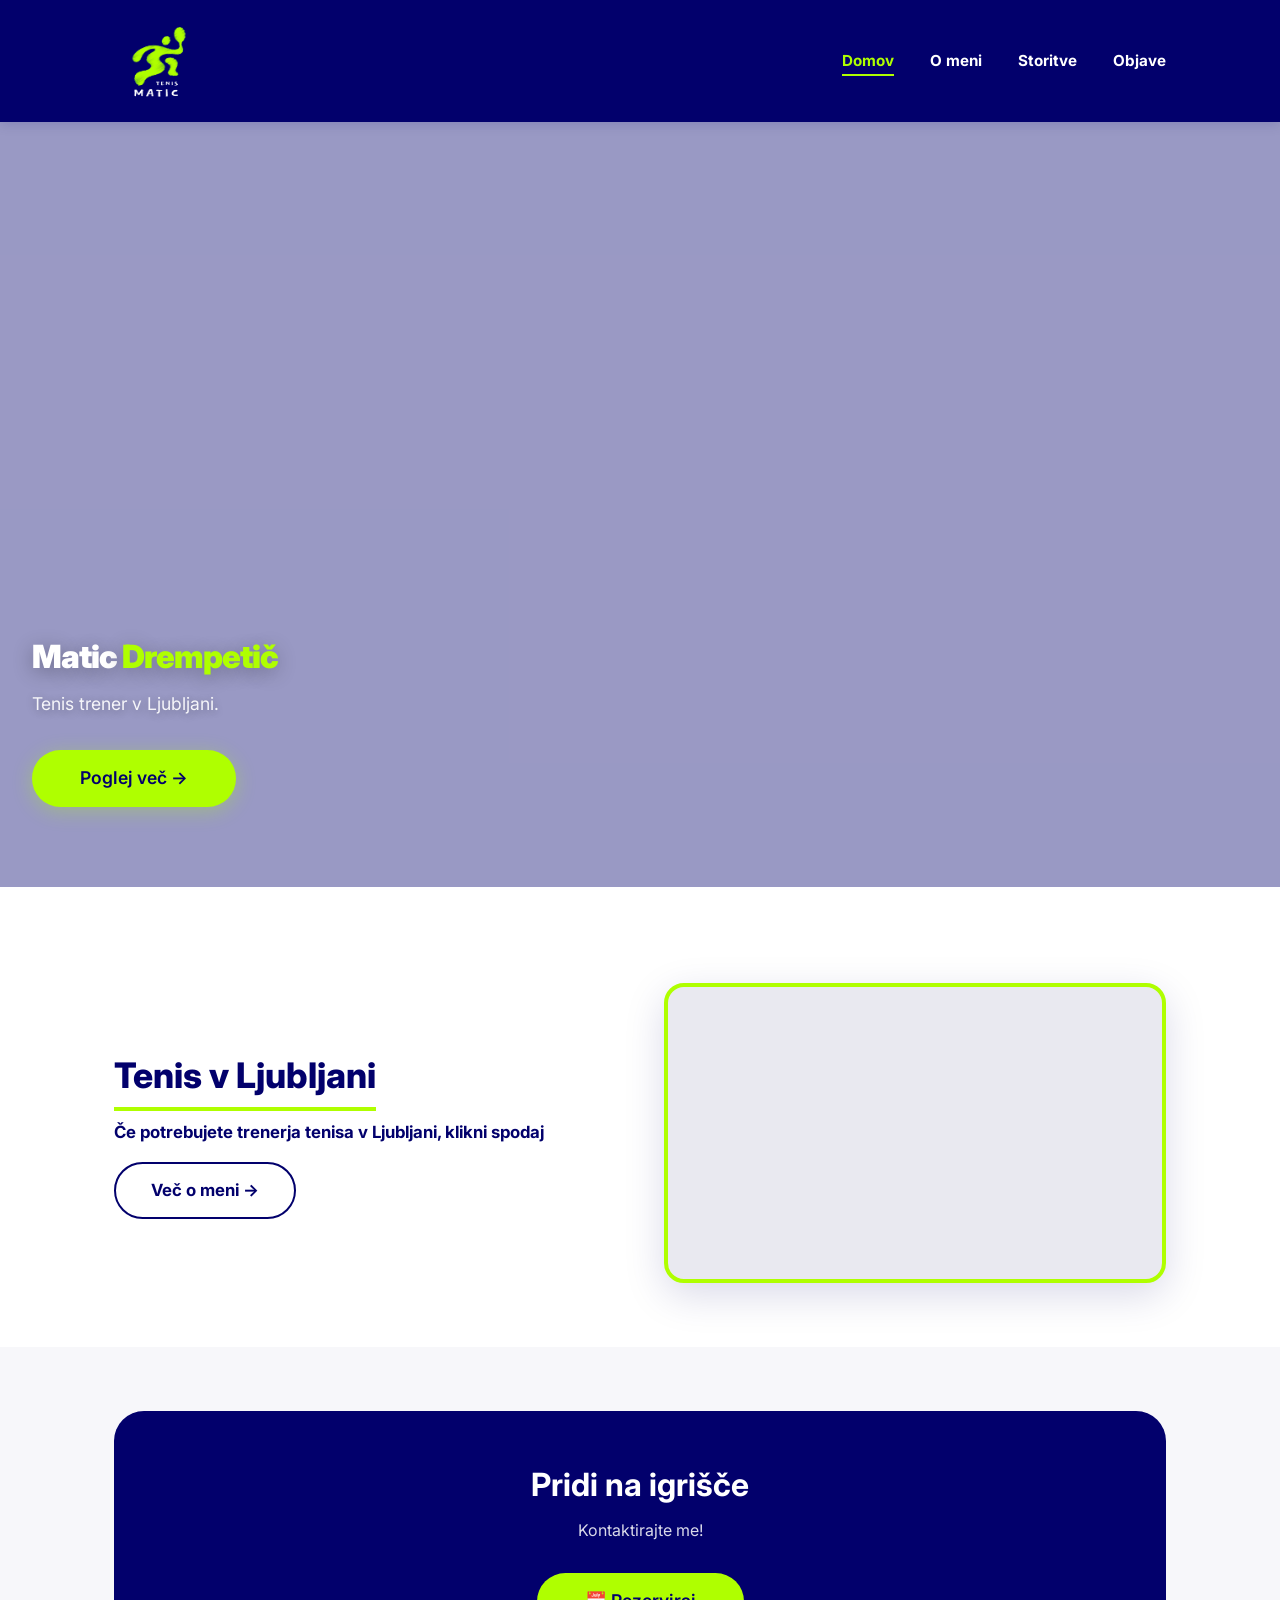
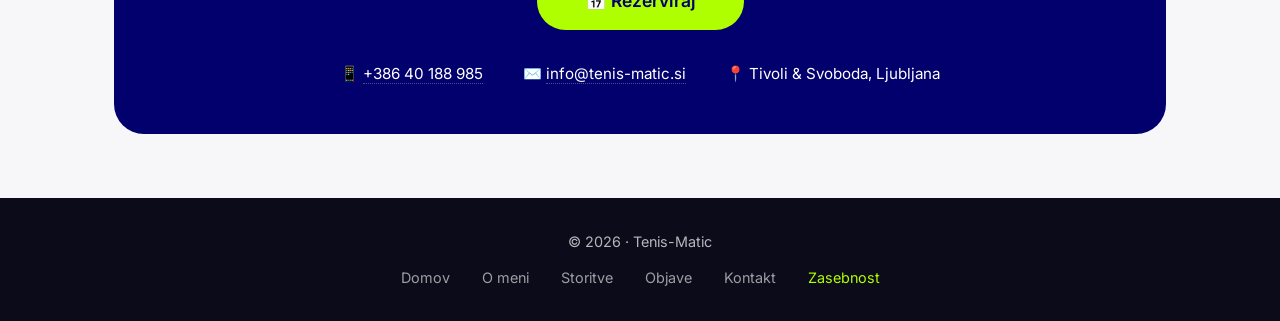
<file: index.html>
<!DOCTYPE html>
<html lang="sl">
<head>
    <meta charset="UTF-8" />
    <meta name="viewport" content="width=device-width, initial-scale=1.0" />
    <title>Tenis-Matic · Domov</title>
    <link rel="icon" type="image/png" href="favicon.png" />

    <!-- Google Fonts -->
    <link href="https://fonts.googleapis.com/css2?family=Inter:opsz,wght@14..32,400;14..32,600;14..32,700;14..32,800;14..32,900&display=swap" rel="stylesheet" />
    <link rel="stylesheet" href="style.css" />

    <style>
        /* ===== HERO WITH BACKGROUND IMAGE ===== */
        .hero-image-section {
            position: relative;
            width: 100%;
            height: 85vh;
            min-height: 500px;
            background-image: url('https://placehold.co/1200x800/02006C/FFFFFF?text=Matic+%F0%9F%8E%BE+tenis');
            background-size: cover;
            background-position: center;
            display: flex;
            align-items: flex-end;
            justify-content: flex-start;
            text-align: left;
            color: var(--white);
        }

        .hero-image-section::before {
            content: '';
            position: absolute;
            top: 0;
            left: 0;
            width: 100%;
            height: 100%;
            background: rgba(2, 0, 108, 0.4);
            z-index: 1;
        }

        .hero-content {
            position: relative;
            z-index: 2;
            max-width: 700px;
            padding: 2rem;
        }

        .hero-content h1 {
            font-family: 'Inter', sans-serif;
            font-size: 2rem;
            font-weight: 900;
            letter-spacing: -1px;
            margin-bottom: 0.5rem;
            text-shadow: 0 4px 20px rgba(0, 0, 0, 0.3);
        }

        .hero-content h1 .highlight {
            color: var(--lime);
        }

        .hero-content p {
            font-size: 1.1rem;
            font-weight: 400;
            opacity: 0.9;
            margin-bottom: 2rem;
            text-shadow: 0 2px 10px rgba(0, 0, 0, 0.3);
        }

        .hero-content .btn-primary {
            font-size: 1.1rem;
            padding: 0.9rem 3rem;
            box-shadow: 0 4px 20px rgba(175, 255, 0, 0.3);
        }

        /* ===== ABOUT PREVIEW ===== */
        .about-preview {
            display: grid;
            grid-template-columns: 1fr 1fr;
            gap: 3rem;
            align-items: center;
            margin-top: 2rem;
        }

        .about-preview-text {
            font-size: 1.05rem;
            color: var(--text-grey);
        }

        .about-preview-text strong {
            color: var(--navy);
        }

        .about-preview-text h2 {
            font-family: 'Inter', sans-serif;
            font-size: 2.2rem;
            font-weight: 800;
            color: var(--navy);
            margin-bottom: 0.5rem;
        }

        .about-preview-text .lime-underline {
            display: inline-block;
            border-bottom: 4px solid var(--lime);
            padding-bottom: 4px;
        }

        .about-preview-image {
            background-color: #e9e9f0;
            border-radius: 20px;
            height: 300px;
            background-image: url('https://placehold.co/600x400/02006C/FFFFFF?text=Matic+na+igri%C5%A1%C4%8Du');
            background-size: cover;
            background-position: center;
            border: 4px solid var(--lime);
            box-shadow: 0 12px 40px rgba(2, 0, 108, 0.15);
        }

        .btn-outline-dark {
            display: inline-block;
            background: transparent;
            color: var(--navy);
            font-weight: 700;
            padding: 0.8rem 2.2rem;
            border-radius: 40px;
            border: 2px solid var(--navy);
            transition: 0.2s;
            margin-top: 1rem;
        }

        .btn-outline-dark:hover {
            background: var(--navy);
            color: var(--white);
        }

        /* ===== RESPONSIVE ===== */
        @media (max-width: 768px) {
            .hero-image-section {
                height: 60vh;
                min-height: 400px;
            }

            .hero-content h1 {
                font-size: 2.5rem;
            }

            .hero-content p {
                font-size: 1rem;
            }

            .about-preview {
                grid-template-columns: 1fr;
                gap: 2rem;
            }

            .about-preview-image {
                height: 220px;
            }

            .about-preview-text h2 {
                font-size: 1.8rem;
            }
        }

        @media (max-width: 480px) {
            .hero-content h1 {
                font-size: 2rem;
            }

            .hero-content .btn-primary {
                padding: 0.7rem 1.8rem;
                font-size: 0.9rem;
            }
        }
    </style>
</head>
<body>

    <!-- ========== HEADER ========== -->
    <header>
        <div class="container header-inner">
            <div class="logo">
                <a href="index.html" style="display: block; line-height: 0; position: relative; z-index: 999;">
                    <img src="logo.png" alt="Tenis-Matic" class="logo-img" />
                </a>
            </div>
            <nav>
                <a href="index.html" class="active">Domov</a>
                <a href="O_meni.html">O meni</a>
                <a href="Storitve.html">Storitve</a>
                <a href="Objave.html">Objave</a>
                
            </nav>
        </div>
    </header>

    <!-- ========== HERO IMAGE SECTION ========== -->
    <section class="hero-image-section">
        <div class="hero-content">
            <h1>Matic <span class="highlight">Drempetič</span></h1>
            <p>Tenis trener v Ljubljani.</p>
            <a href="Storitve.html" class="btn-primary">Poglej več →</a>
        </div>
    </section>

    <!-- ========== ABOUT PREVIEW ========== -->
    <section id="about" style="padding: 4rem 0;">
        <div class="container">
            <div class="about-preview">
                <div class="about-preview-text">
                    <h2>
                        <span class="lime-underline">Tenis v Ljubljani </span>
                    </h2>
                    <p style="font-size: 1.1rem; color: var(--text-grey); margin-top: 0.5rem;">
                        <strong>  </strong> 
                    </p>
                        <strong>Če potrebujete trenerja tenisa v Ljubljani, klikni spodaj</strong>
                    </p>
                    </p>
                        <strong></strong>
                    </p>
                    <a href="O_meni.html" class="btn-outline-dark">Več o meni →</a>
                </div>
                <div class="about-preview-image">
                    <!-- Replace with your own photo -->
                </div>
            </div>
        </div>
    </section>

    <!-- ========== CONTACT ========== -->
    <section id="contact" style="background: var(--light-bg); padding: 4rem 0;">
        <div class="container">
            <div class="contact-box">
                <h2>Pridi na igrišče</h2>
                <p>
                    Kontaktirajte me!
                </p>
                <a href="https://calendly.com/matic-drempeticsp" class="btn-primary">📅 Rezerviraj</a>

                <div class="contact-info">
                    <span>📱 <a href="tel:+38640123456">+386 40 188 985</a></span>
                    <span>✉️ <a href="mailto:info@tenis-matic.si">info@tenis-matic.si</a></span>
                    <span>📍 Tivoli &amp; Svoboda, Ljubljana</span>
                </div>
            </div>
        </div>
    </section>

    <!-- ========== FOOTER ========== -->
    <footer>
        <div class="container">
            <p>&copy; 2026 · Tenis-Matic</p>
            <div class="footer-links">
                <a href="index.html">Domov</a>
                <a href="O_meni.html">O meni</a>
                <a href="Storitve.html">Storitve</a>
                <a href="Objave.html">Objave</a>
                <a href="https://calendly.com/matic-drempeticsp">Kontakt</a>
                <a href="#" style="color: var(--lime);">Zasebnost</a>
            </div>
        </div>
    </footer>

</body>
</html>
</file>
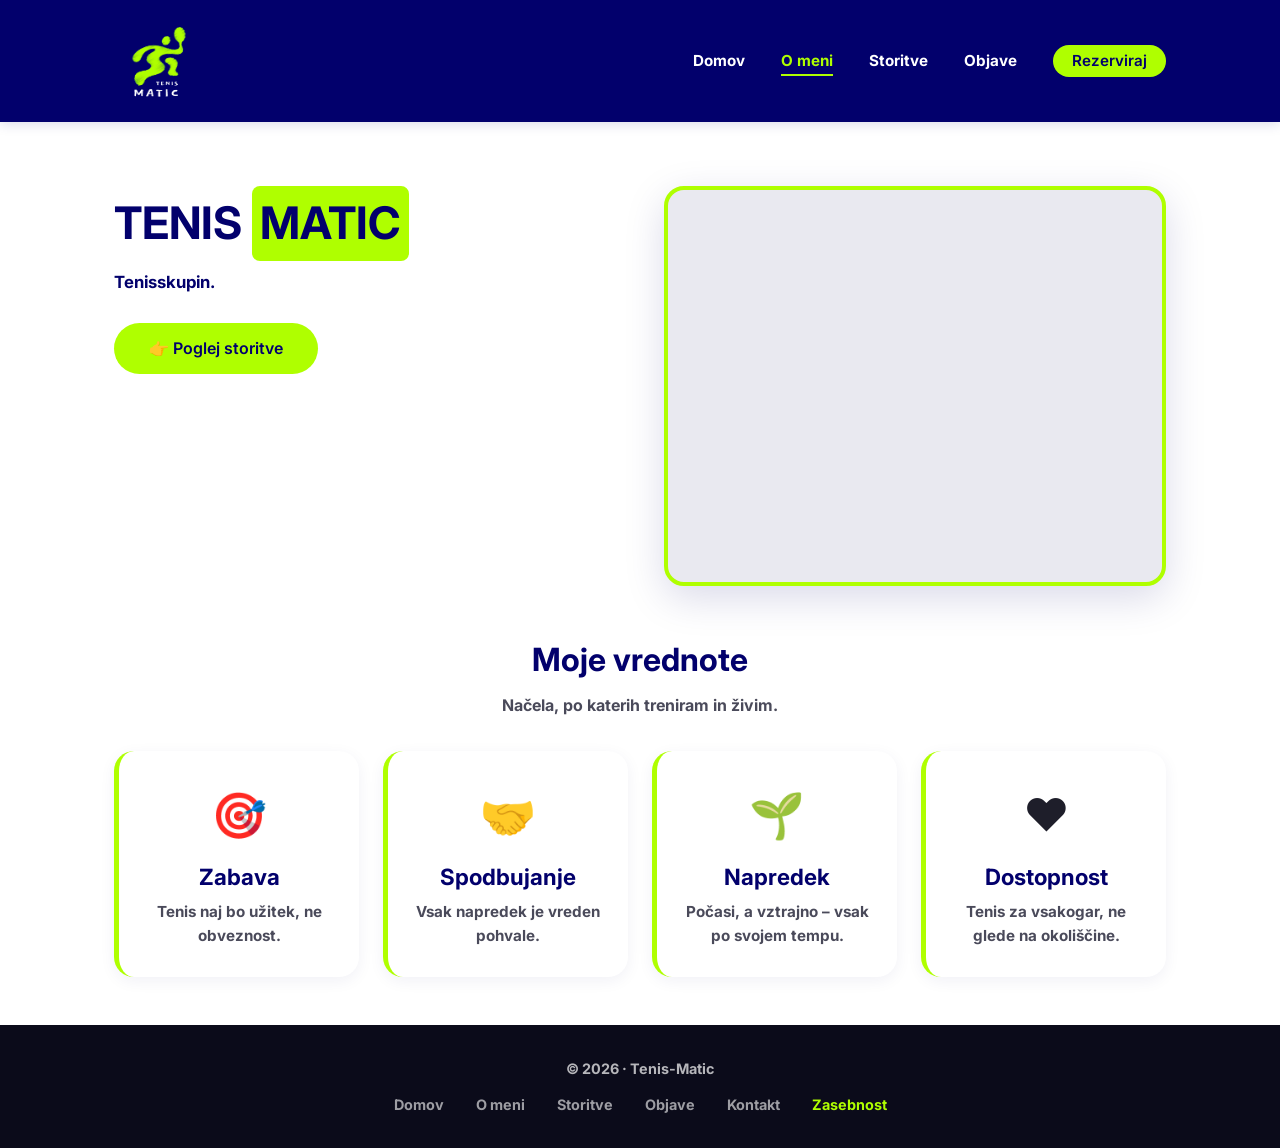
<file: O_meni.html>
<!DOCTYPE html>
<html lang="sl">
<head>
    <meta charset="UTF-8" />
    <meta name="viewport" content="width=device-width, initial-scale=1.0" />
    <title>Tenis-Matic · O meni</title>
    <link rel="icon" type="image/png" href="favicon.png" />

    <!-- Google Fonts -->
    <link href="https://fonts.googleapis.com/css2?family=Inter:opsz,wght@14..32,400;14..32,600;14..32,700&display=swap" rel="stylesheet" />
    <link rel="stylesheet" href="style.css" />

    <style>
        /* Additional styles just for O_meni.html */
        .about-full {
            display: grid;
            grid-template-columns: 1fr 1fr;
            gap: 3rem;
            align-items: start;
            margin-top: 2rem;
        }

        .about-full-text {
            font-size: 1.05rem;
            color: var(--text-grey);
        }

        .about-full-text strong {
            color: var(--navy);
        }

        .about-full-text p {
            margin-bottom: 1.2rem;
        }

        .about-full-image {
            background-color: #e9e9f0;
            border-radius: 20px;
            height: 400px;
            background-image: url('https://placehold.co/600x500/02006C/FFFFFF?text=Matic+%F0%9F%8E%BE');
            background-size: cover;
            background-position: center;
            border: 4px solid var(--lime);
            box-shadow: 0 12px 40px rgba(2, 0, 108, 0.15);
        }

        .values-grid {
            display: grid;
            grid-template-columns: repeat(auto-fit, minmax(200px, 1fr));
            gap: 1.5rem;
            margin-top: 2rem;
        }

        .value-card {
            background: var(--white);
            padding: 1.8rem 1.5rem;
            border-radius: 20px;
            text-align: center;
            border-left: 5px solid var(--lime);
            box-shadow: 0 4px 16px rgba(2, 0, 108, 0.06);
            transition: transform 0.2s, box-shadow 0.2s;
        }

        .value-card:hover {
            transform: translateY(-6px);
            box-shadow: 0 8px 30px rgba(2, 0, 108, 0.12);
        }

        .value-card .icon {
            font-size: 2.8rem;
            margin-bottom: 0.5rem;
        }

        .value-card h4 {
            color: var(--navy);
            font-family: 'Inter', sans-serif;
            font-size: 1.4rem;
            font-weight: 700;
            margin-bottom: 0.3rem;
        }

        .value-card p {
            color: var(--text-grey);
            font-size: 0.95rem;
        }

        .about-full-text h1 {
            font-family: 'Inter', sans-serif;
            font-size: 2.8rem;
            font-weight: 700;
            color: var(--navy);
            margin-bottom: 0.5rem;
        }

        .intro-highlight {
            background: var(--lime);
            color: var(--navy);
            padding: 0.1rem 0.5rem;
            border-radius: 8px;
            display: inline-block;
        }

        .fun-fact {
            background: var(--light-bg);
            border-radius: 16px;
            padding: 1.5rem 2rem;
            margin-top: 1.5rem;
            border-left: 5px solid var(--lime);
        }

        .fun-fact strong {
            color: var(--navy);
        }

        @media (max-width: 768px) {
            .about-full {
                grid-template-columns: 1fr;
                gap: 2rem;
            }
            .about-full-image {
                height: 220px;
            }
            .about-full-text h1 {
                font-size: 2.2rem;
            }
        }
    </style>
</head>
<body>

    <header>
        <div class="container header-inner">
            <div class="logo">
                <a href="index.html" style="display: block; line-height: 0; position: relative; z-index: 999;">
                    <img src="logo.png" alt="Tenis-Matic" class="logo-img" />
                </a>
            </div>
            <nav>
                <a href="index.html">Domov</a>
                <a href="O_meni.html" class="active">O meni</a>
                <a href="Storitve.html">Storitve</a>
                <a href="Objave.html">Objave</a>
                <a href="https://calendly.com/matic-drempeticsp" class="cta-nav">Rezerviraj</a>
            </nav>
        </div>
    </header>

    <section style="padding-top: 2rem;">
        <div class="container">

            <div class="about-full">
                <div class="about-full-text">
                    <h1>TENIS <span class="intro-highlight">MATIC</span></h1>

                    <p>
                        <strong>Tenisskupin.
                    </p>

                    <a href="Storitve.html" class="btn-primary" style="margin-top: 0.5rem;">👉 Poglej storitve</a>
                </div>

                <div class="about-full-image">
                    <!-- Zamenjaj placeholder s svojo fotografijo -->
                </div>
            </div>

            <!-- Values -->
            <h3 style="font-family: 'Inter', sans-serif; font-size: 2rem; font-weight: 700; color: var(--navy); margin-top: 3rem; margin-bottom: 0.5rem; text-align: center;">
                Moje vrednote
            </h3>
            <p style="text-align: center; color: var(--text-grey); margin-bottom: 2rem;">
                Načela, po katerih treniram in živim.
            </p>

            <div class="values-grid">
                <div class="value-card">
                    <div class="icon">🎯</div>
                    <h4>Zabava</h4>
                    <p>Tenis naj bo užitek, ne obveznost.</p>
                </div>
                <div class="value-card">
                    <div class="icon">🤝</div>
                    <h4>Spodbujanje</h4>
                    <p>Vsak napredek je vreden pohvale.</p>
                </div>
                <div class="value-card">
                    <div class="icon">🌱</div>
                    <h4>Napredek</h4>
                    <p>Počasi, a vztrajno – vsak po svojem tempu.</p>
                </div>
                <div class="value-card">
                    <div class="icon">❤️</div>
                    <h4>Dostopnost</h4>
                    <p>Tenis za vsakogar, ne glede na okoliščine.</p>
                </div>
            </div>

        </div>
    </section>

    <footer>
        <div class="container">
            <p>&copy; 2026 · Tenis-Matic</p>
            <div class="footer-links">
                <a href="index.html">Domov</a>
                <a href="O_meni.html">O meni</a>
                <a href="Storitve.html">Storitve</a>
                <a href="Objave.html">Objave</a>
                <a href="https://calendly.com/matic-drempeticsp">Kontakt</a>
                <a href="#" style="color: var(--lime);">Zasebnost</a>
            </div>
        </div>
    </footer>

</body>
</html>
</file>
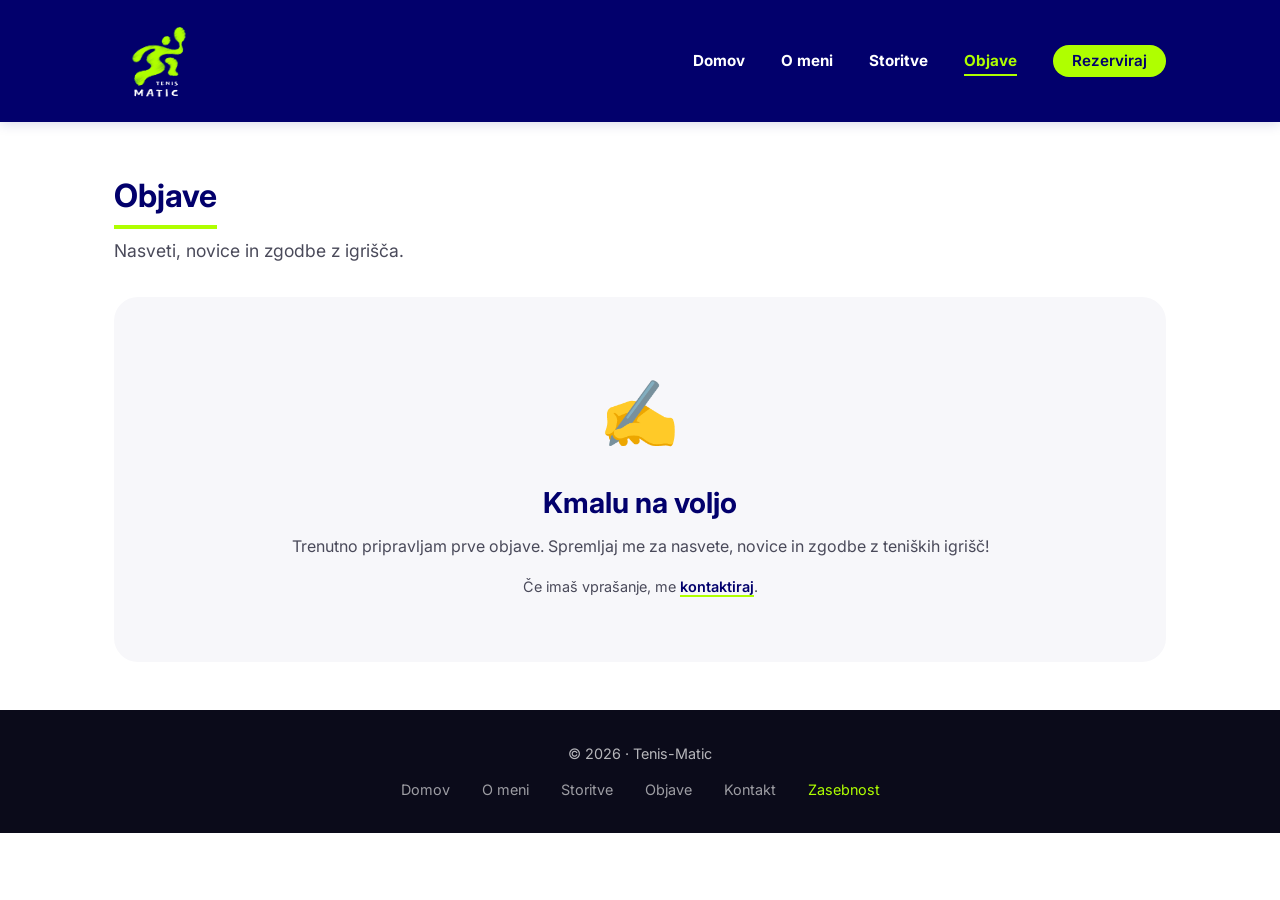
<file: Objave.html>
<!DOCTYPE html>
<html lang="sl">
<head>
    <meta charset="UTF-8" />
    <meta name="viewport" content="width=device-width, initial-scale=1.0" />
    <title>Tenis-Matic · Objave</title>
    <link rel="icon" type="image/png" href="favicon.png" />
    <link href="https://fonts.googleapis.com/css2?family=Inter:opsz,wght@14..32,400;14..32,600;14..32,700&display=swap" rel="stylesheet" />
    <link rel="stylesheet" href="style.css" />

    <style>
        /* Additional styles for Objave.html */
        .coming-soon {
            text-align: center;
            padding: 4rem 2rem;
            background: var(--light-bg);
            border-radius: 24px;
        }

        .coming-soon .icon {
            font-size: 4rem;
            margin-bottom: 1rem;
        }

        .coming-soon h2 {
            color: var(--navy);
            font-size: 1.8rem;
            font-weight: 700;
        }

        .coming-soon p {
            color: var(--text-grey);
            margin-top: 0.5rem;
        }

        .blog-grid {
            display: grid;
            grid-template-columns: repeat(auto-fit, minmax(280px, 1fr));
            gap: 2rem;
        }

        .blog-card {
            background: var(--white);
            border-radius: 20px;
            padding: 1.5rem;
            box-shadow: 0 8px 24px rgba(2, 0, 108, 0.06);
            border: 1px solid rgba(2, 0, 108, 0.05);
            transition: transform 0.2s;
        }

        .blog-card:hover {
            transform: translateY(-6px);
        }

        .blog-card .date {
            color: var(--text-grey);
            font-size: 0.8rem;
            font-weight: 600;
            text-transform: uppercase;
            letter-spacing: 0.5px;
            border-bottom: 2px solid var(--lime);
            display: inline-block;
            padding-bottom: 0.2rem;
            margin-bottom: 0.8rem;
        }

        .blog-card h3 {
            font-size: 1.3rem;
            color: var(--navy);
            margin-bottom: 0.5rem;
        }

        .blog-card p {
            color: var(--text-grey);
            font-size: 0.95rem;
        }

        .blog-card .read-more {
            display: inline-block;
            margin-top: 1rem;
            color: var(--navy);
            font-weight: 600;
            border-bottom: 2px solid var(--lime);
        }
    </style>
</head>
<body>

    <header>
        <div class="container header-inner">
            <div class="logo">
                <a href="index.html" style="display: block; line-height: 0; position: relative; z-index: 999;">
                    <img src="logo.png" alt="Tenis-Matic" class="logo-img" />
                </a>
            </div>
            <nav>
                <a href="index.html">Domov</a>
                <a href="O_meni.html">O meni</a>
                <a href="Storitve.html">Storitve</a>
                <a href="Objave.html" class="active">Objave</a>
                <a href="https://calendly.com/matic-drempeticsp" class="cta-nav">Rezerviraj</a>
            </nav>
        </div>
    </header>

    <section>
        <div class="container">
            <h1 class="section-title">
                <span class="lime-underline">Objave</span>
            </h1>
            <p class="section-subtitle">Nasveti, novice in zgodbe z igrišča.</p>

            <!-- Coming Soon message -->
            <div class="coming-soon">
                <div class="icon">✍️</div>
                <h2>Kmalu na voljo</h2>
                <p>
                    Trenutno pripravljam prve objave. Spremljaj me za nasvete, novice in
                    zgodbe z teniških igrišč!
                </p>
                <p style="margin-top:1rem; font-size:0.9rem; color:var(--text-grey);">
                    Če imaš vprašanje, me <a href="https://calendly.com/matic-drempeticsp" style="color:var(--navy); font-weight:600; border-bottom:2px solid var(--lime);">kontaktiraj</a>.
                </p>
            </div>

            <!-- Example blog grid (commented out – uncomment when you have content) -->
            <!--
            <div class="blog-grid">
                <div class="blog-card">
                    <div class="date">15. avgust 2026</div>
                    <h3>Kako z igrami izboljšati svoj forhend</h3>
                    <p>Vsi vemo, da je vadba pomembna, a zakaj je ne bi naredili zabavno?</p>
                    <a href="#" class="read-more">Preberi več →</a>
                </div>
                <div class="blog-card">
                    <div class="date">8. avgust 2026</div>
                    <h3>5 razlogov, zakaj je tenis najboljši oddih</h3>
                    <p>Pozabi na stres in se posveti igri – tukaj je 5 razlogov, zakaj.</p>
                    <a href="#" class="read-more">Preberi več →</a>
                </div>
                <div class="blog-card">
                    <div class="date">1. avgust 2026</div>
                    <h3>Kako poteka tenis vikend na Hrvaškem</h3>
                    <p>Pogled iz prve roke na dva dneva tenisa, morja in sproščanja.</p>
                    <a href="#" class="read-more">Preberi več →</a>
                </div>
            </div>
            -->
        </div>
    </section>

    <footer>
        <div class="container">
            <p>&copy; 2026 · Tenis-Matic</p>
            <div class="footer-links">
                <a href="index.html">Domov</a>
                <a href="O_meni.html">O meni</a>
                <a href="Storitve.html">Storitve</a>
                <a href="Objave.html">Objave</a>
                <a href="https://calendly.com/matic-drempeticsp">Kontakt</a>
                <a href="#" style="color: var(--lime);">Zasebnost</a>
            </div>
        </div>
    </footer>

</body>
</html>
</file>
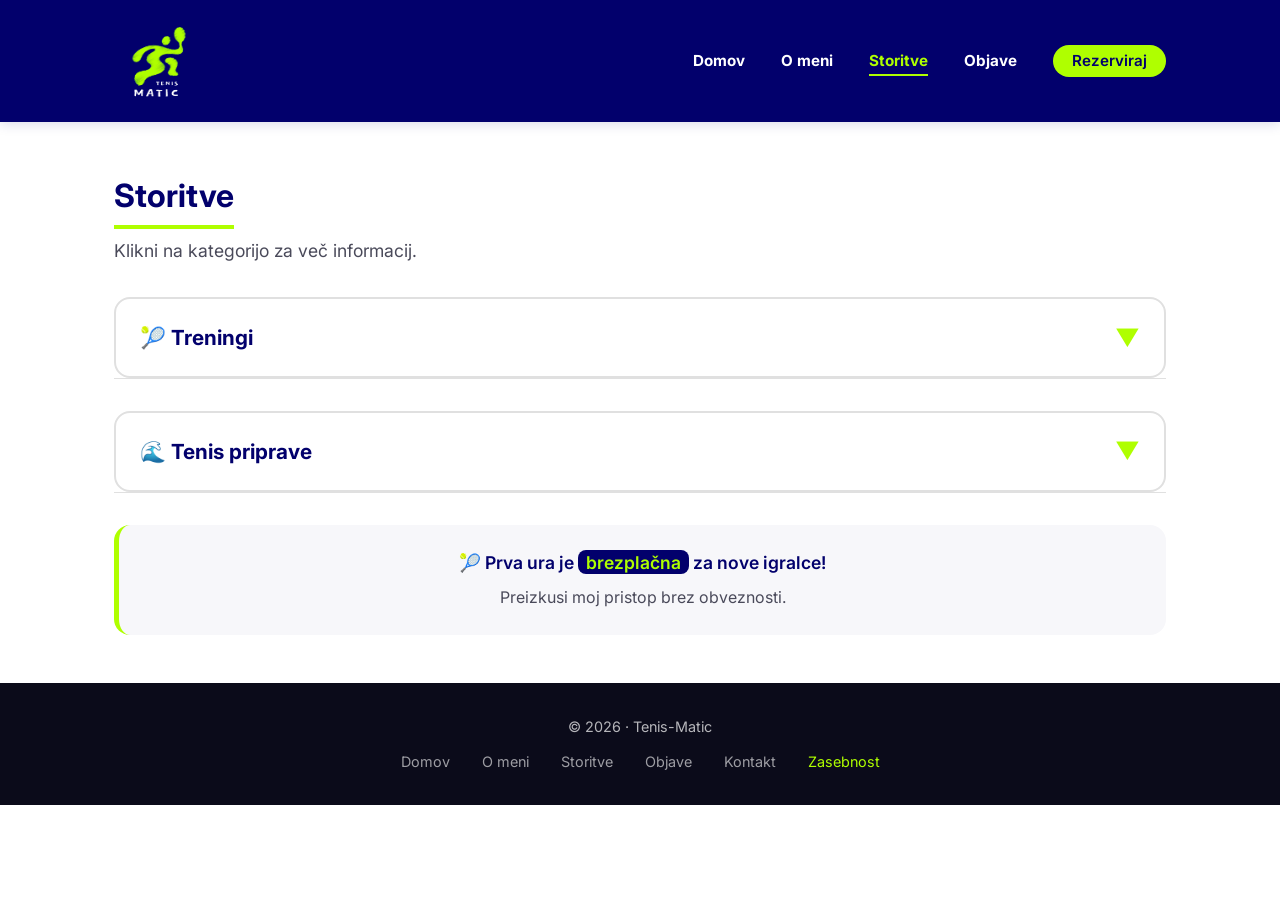
<file: Storitve.html>
<!DOCTYPE html>
<html lang="sl">
<head>
    <meta charset="UTF-8" />
    <meta name="viewport" content="width=device-width, initial-scale=1.0" />
    <title>Tenis-Matic · Storitve</title>
    <link rel="icon" type="image/png" href="favicon.png" />

    <link href="https://fonts.googleapis.com/css2?family=Inter:opsz,wght@14..32,400;14..32,600;14..32,700&display=swap" rel="stylesheet" />
    <link rel="stylesheet" href="style.css" />

    <style>
        /* Additional styles for Storitve.html */
        .services-grid {
            display: grid;
            grid-template-columns: repeat(auto-fit, minmax(300px, 1fr));
            gap: 2rem;
            margin-top: 2rem;
        }

        .service-card {
            background: var(--white);
            border-radius: 20px;
            padding: 2rem 1.5rem;
            box-shadow: 0 8px 24px rgba(2, 0, 108, 0.06);
            border: 1px solid rgba(2, 0, 108, 0.05);
            transition: transform 0.2s, box-shadow 0.2s;
        }
        .service-card:hover {
            transform: translateY(-6px);
            box-shadow: 0 12px 36px rgba(2, 0, 108, 0.12);
        }

        .service-card .icon {
            font-size: 2.8rem;
            margin-bottom: 0.5rem;
        }

        .service-card h3 {
            font-family: 'Inter', sans-serif;
            font-size: 1.4rem;
            font-weight: 700;
            color: var(--navy);
            margin-bottom: 0.5rem;
        }

        .service-card p {
            color: var(--text-grey);
            font-size: 0.95rem;
        }

        .service-tag {
            display: inline-block;
            background: var(--lime);
            color: var(--navy);
            padding: 0.2rem 0.8rem;
            border-radius: 20px;
            font-size: 0.75rem;
            font-weight: 700;
            margin-top: 0.8rem;
        }

        .service-features {
            list-style: none;
            margin-top: 1rem;
            padding: 0;
        }

        .service-features li {
            padding: 0.3rem 0;
            color: var(--text-grey);
            font-size: 0.9rem;
            border-bottom: 1px solid #f0f0f0;
        }

        .service-features li:last-child {
            border-bottom: none;
        }

        .service-features li::before {
            content: "✓ ";
            color: var(--lime);
            font-weight: 700;
        }

        .price-note {
            background: var(--light-bg);
            border-radius: 16px;
            padding: 1.5rem 2rem;
            margin-top: 2rem;
            text-align: center;
            border-left: 5px solid var(--lime);
        }

        .category-title {
            font-family: 'Inter', sans-serif;
            font-size: 2rem;
            font-weight: 700;
            color: var(--navy);
            margin-top: 3rem;
            margin-bottom: 0.5rem;
            border-bottom: 3px solid var(--lime);
            display: inline-block;
            padding-bottom: 0.3rem;
        }

        .category-subtitle {
            color: var(--text-grey);
            font-size: 1rem;
            margin-bottom: 1.5rem;
        }

        .highlight-box {
            background: var(--navy);
            color: var(--white);
            border-radius: 16px;
            padding: 1.5rem 2rem;
            margin-top: 1.5rem;
            border-left: 5px solid var(--lime);
        }

        .highlight-box strong {
            color: var(--lime);
        }

        /* ===== DROP-DOWN MENI STILI ===== */
        .dropdown-section {
            margin-top: 2rem;
            border-bottom: 1px solid #e0e0e0;
        }

        .dropdown-section:last-child {
            border-bottom: none;
        }

        .dropdown-toggle {
            display: none;
        }

        .dropdown-label {
            display: flex;
            align-items: center;
            justify-content: space-between;
            padding: 1.2rem 1.5rem;
            background: var(--white);
            border-radius: 16px;
            cursor: pointer;
            font-family: 'Inter', sans-serif;
            font-size: 1.3rem;
            font-weight: 700;
            color: var(--navy);
            border: 2px solid #e0e0e0;
            transition: all 0.3s ease;
            user-select: none;
        }

        .dropdown-label:hover {
            border-color: var(--lime);
            background: #f8f8fc;
        }

        .dropdown-label .arrow {
            font-size: 1.5rem;
            transition: transform 0.3s ease;
            color: var(--lime);
        }

        .dropdown-toggle:checked + .dropdown-label .arrow {
            transform: rotate(180deg);
        }

        .dropdown-content {
            max-height: 0;
            overflow: hidden;
            transition: max-height 0.4s ease, padding 0.3s ease;
            padding: 0 0.5rem;
        }

        .dropdown-toggle:checked + .dropdown-label + .dropdown-content {
            max-height: 2000px;
            padding: 1.5rem 0.5rem 0.5rem 0.5rem;
        }

        .dropdown-content .services-grid {
            margin-top: 0;
        }

        @media (max-width: 768px) {
            .services-grid {
                grid-template-columns: 1fr;
            }
            .category-title {
                font-size: 1.8rem;
            }
            .dropdown-label {
                font-size: 1.1rem;
                padding: 1rem;
            }
        }
    </style>
</head>
<body>

    <header>
        <div class="container header-inner">
            <div class="logo">
                <a href="index.html" style="display: block; line-height: 0; position: relative; z-index: 999;">
                    <img src="logo.png" alt="Tenis-Matic" class="logo-img" />
                </a>
            </div>
            <nav>
                <a href="index.html">Domov</a>
                <a href="O_meni.html">O meni</a>
                <a href="Storitve.html" class="active">Storitve</a>
                <a href="Objave.html">Objave</a>
                <a href="https://calendly.com/matic-drempeticsp" class="cta-nav">Rezerviraj</a>
            </nav>
        </div>
    </header>

    <section>
        <div class="container">

            <h1 class="section-title">
                <span class="lime-underline">Storitve</span>
            </h1>
            <p class="section-subtitle">Klikni na kategorijo za več informacij.</p>

            <!-- ========== DROP-DOWN: TRENINGI ========== -->
            <div class="dropdown-section">
                <input type="checkbox" id="drop1" class="dropdown-toggle" />
                <label for="drop1" class="dropdown-label">
                    <span>🎾 Treningi</span>
                    <span class="arrow">▼</span>
                </label>
                <div class="dropdown-content">
                    <div class="services-grid">

                        <!-- Individualni -->
                        <div class="service-card">
                            <div class="icon">🎯</div>
                            <h3>Individualni trening</h3>
                            <p>1‑na‑1 ure, osredotočene na tvojo igro. Delamo na tehniki, taktiki in mentalnem toku — vse z igrivim pridihom.</p>
                            <span class="service-tag">20‑30 € / uro</span>
                            <ul class="service-features">
                                <li>Prilagojeno tvojemu nivoju</li>
                                <li>Igre in zabavne vaje</li>
                                <li>Brez kričanja in pritiska</li>
                                <li>Lokacija: Tivoli ali Svoboda</li>
                            </ul>
                        </div>

                        <!-- Trening v 2 -->
                        <div class="service-card">
                            <div class="icon">👥</div>
                            <h3>Trening v 2</h3>
                            <p>Dva igralca, en trener. Odlično za prijatelja, partnerja ali sorojenca. Več igre, več zabave.</p>
                            <span class="service-tag">15‑20 € / osebo / uro</span>
                            <ul class="service-features">
                                <li>Družabno in tekmovalno</li>
                                <li>Več udarcev na uro</li>
                                <li>Primerno za vse nivoje</li>
                                <li>Lokacija: Tivoli ali Svoboda</li>
                            </ul>
                        </div>

                        <!-- Trening v skupini (3-4) -->
                        <div class="service-card">
                            <div class="icon">👥</div>
                            <h3>Skupinski trening</h3>
                            <p>Skupina 3 ali 4 igralcev. Več igre, več smeha, nižja cena na osebo. Idealno za ekipo prijateljev.</p>
                            <span class="service-tag">10‑15 € / osebo / uro</span>
                            <ul class="service-features">
                                <li>Igre in tekme</li>
                                <li>Družabna dinamika</li>
                                <li>Primerno za vse nivoje</li>
                                <li>Lokacija: Tivoli ali Svoboda</li>
                            </ul>
                        </div>

                    </div>

                    <!-- Petek – stena + dobrodelnost -->
                    <div class="highlight-box" style="margin-top: 0.5rem;">
                        <strong>📅 Petki – Dan za steno + Dobrodelnost</strong>
                        <p style="color: rgba(255,255,255,0.85); margin-top: 0.5rem;">
                            Vsak petek popoldne združujem trening ob steni z dobrodelnim delom.
                            <strong>Brezplačne ure za otroke iz ranljivih skupin</strong> – ker naj bo tenis za vsakogar.
                        </p>
                        <p style="color: rgba(255,255,255,0.7); font-size: 0.9rem; margin-top: 0.5rem;">
                            📍 Lokacija: Svoboda · ⏰ Čas: po dogovoru · 🎾 Oprema: na voljo
                        </p>
                    </div>
                </div>
            </div>

            <!-- ========== DROP-DOWN: TENIS PRIPRAVE ========== -->
            <div class="dropdown-section">
                <input type="checkbox" id="drop2" class="dropdown-toggle" />
                <label for="drop2" class="dropdown-label">
                    <span>🌊 Tenis priprave</span>
                    <span class="arrow">▼</span>
                </label>
                <div class="dropdown-content">
                    <p style="color: var(--text-grey); margin-bottom: 1.5rem;">Pobeg na obalo. Trening + morje + sprostitev.</p>

                    <div class="services-grid">

                        <!-- Vikend paket -->
                        <div class="service-card">
                            <div class="icon">🏖️</div>
                            <h3>Vikend paket</h3>
                            <p>2‑dnevni izlet na Hrvaško ali v Italijo. Treningi, dobra hrana in popolno sproščanje ob morju.</p>
                            <span class="service-tag">od 255 € / osebo</span>
                            <ul class="service-features">
                                <li>2 dni tenisa na morju</li>
                                <li>Namestitev vključena</li>
                                <li>Družabne večerje</li>
                                <li>Primerno za vse nivoje</li>
                            </ul>
                        </div>

                        <!-- Podaljšan vikend -->
                        <div class="service-card">
                            <div class="icon">🌅</div>
                            <h3>Podaljšan vikend</h3>
                            <p>3‑dnevni izlet. Več tenisa, več sprostitve, več užitka. Ob petek začnemo, v ponedeljek se vrnemo.</p>
                            <span class="service-tag">od 350 € / osebo</span>
                            <ul class="service-features">
                                <li>3 dni tenisa na morju</li>
                                <li>Namestitev vključena</li>
                                <li>Več treningov in prostega časa</li>
                                <li>Družabni večeri</li>
                            </ul>
                        </div>

                        <!-- Tedenski paket -->
                        <div class="service-card">
                            <div class="icon">☀️</div>
                            <h3>Tedenski paket</h3>
                            <p>Cel teden na morju. Vsak dan trening, popolna sprostitev in napredek, ki ga boš občutil.</p>
                            <span class="service-tag">od 650 € / osebo</span>
                            <ul class="service-features">
                                <li>5–7 dni tenisa na morju</li>
                                <li>Namestitev vključena</li>
                                <li>Vsakodnevni treningi</li>
                                <li>Popolna sprostitev</li>
                            </ul>
                        </div>

                    </div>

                    <!-- Opomba o dogovoru -->
                    <div class="price-note">
                        <p style="font-size: 1.1rem; color: var(--navy); font-weight: 600;">
                            📅 Tenis priprave – <span style="color: var(--lime); background: var(--navy); padding: 0.1rem 0.5rem; border-radius: 8px;">dogovor vsaj 1 mesec vnaprej</span>
                        </p>
                        <p style="color: var(--text-grey); margin-top: 0.5rem;">
                            Za vikend, podaljšan vikend ali tedenski paket me kontaktiraj vsaj 1 mesec pred želenim terminom.
                            Skupaj izberemo destinacijo in prilagodimo program.
                        </p>
                    </div>
                </div>
            </div>

            <!-- Prva ura brezplačna -->
            <div class="price-note" style="border-left-color: var(--lime); margin-top: 2rem;">
                <p style="font-size: 1.1rem; color: var(--navy); font-weight: 600;">
                    🎾 Prva ura je <span style="color: var(--lime); background: var(--navy); padding: 0.1rem 0.5rem; border-radius: 8px;">brezplačna</span> za nove igralce!
                </p>
                <p style="color: var(--text-grey); margin-top: 0.5rem;">
                    Preizkusi moj pristop brez obveznosti.
                </p>
            </div>

        </div>
    </section>

    <footer>
        <div class="container">
            <p>&copy; 2026 · Tenis-Matic</p>
            <div class="footer-links">
                <a href="index.html">Domov</a>
                <a href="O_meni.html">O meni</a>
                <a href="Storitve.html">Storitve</a>
                <a href="Objave.html">Objave</a>
                <a href="https://calendly.com/matic-drempeticsp">Kontakt</a>
                <a href="#" style="color: var(--lime);">Zasebnost</a>
            </div>
        </div>
    </footer>

</body>
</html>
</file>
<file: style.css>
/* ----- CSS Variables ----- */
        :root {
            --navy: #02006C;
            --lime: #AFFF00;
            --white: #FFFFFF;
            --light-bg: #F7F7FA;
            --text-dark: #1E1E2A;
            --text-grey: #4A4A5A;
        }

        * {
            margin: 0;
            padding: 0;
            box-sizing: border-box;
        }

        body {
            font-family: 'Inter', sans-serif;
            background-color: var(--white);
            color: var(--text-dark);
            line-height: 1.6;
        }

        a {
            text-decoration: none;
            color: inherit;
        }

        .container {
            max-width: 1100px;
            margin: 0 auto;
            padding: 0 1.5rem;
        }

        /* ----- Header ----- */
        header {
            background-color: var(--navy);
            color: var(--white);
            padding: 1rem 0;
            position: sticky;
            top: 0;
            z-index: 10;
            box-shadow: 0 2px 12px rgba(2, 0, 108, 0.15);
        }

        .header-inner {
            display: flex;
            justify-content: space-between;
            align-items: center;
            flex-wrap: wrap;
        }

        .logo-img {
            height: 90px;
            width: auto;
            display: inline-block;
            vertical-align: middle;
        }

        nav a {
            color: var(--white);
            margin-left: 2rem;
            font-weight: 700;
            font-size: 0.95rem;
            transition: color 0.2s;
            border-bottom: 2px solid transparent;
            padding-bottom: 4px;
        }

        nav a:hover {
            color: var(--lime);
            border-bottom-color: var(--lime);
        }

        nav a.active {
            color: var(--lime);
            border-bottom-color: var(--lime);
        }

        .cta-nav {
            background-color: var(--lime);
            color: var(--navy);
            padding: 0.4rem 1.2rem;
            border-radius: 30px;
            font-weight: 600;
            border-bottom: none !important;
        }
        .cta-nav:hover {
            background-color: #8fcc00;
            color: var(--navy) !important;
            border-bottom: none !important;
        }

        /* ----- Buttons ----- */
        .btn-primary {
            display: inline-block;
            background-color: var(--lime);
            color: var(--navy);
            font-weight: 600;
            padding: 0.8rem 2.2rem;
            border-radius: 40px;
            transition: background 0.2s, transform 0.1s;
            border: none;
            cursor: pointer;
            font-size: 1rem;
        }
        .btn-primary:hover {
            background-color: #8fcc00;
            transform: scale(1.02);
        }

        .btn-outline {
            display: inline-block;
            background: transparent;
            color: var(--navy);
            font-weight: 600;
            padding: 0.8rem 2.2rem;
            border-radius: 40px;
            border: 2px solid var(--navy);
            transition: 0.2s;
        }
        .btn-outline:hover {
            background: var(--navy);
            color: var(--white);
        }

        /* ----- Hero / Slideshow ----- */
        .hero {
            padding: 0rem 0 2rem;
            background: linear-gradient(135deg, var(--white) 0%, #f0f2ff 100%);
        }

        .slideshow-container {
            position: relative;
            max-width: 100%;
            border-radius: 24px;
            overflow: hidden;
            box-shadow: 0 12px 40px rgba(2, 0, 108, 0.12);
        }

        .slide {
            display: none;
            padding: 3rem 4rem;
            min-height: 320px;
            background: var(--navy);
            color: var(--white);
            align-items: center;
            justify-content: space-between;
            gap: 2rem;
        }

        .slide.active {
            display: flex;
        }

        .slide-content {
            flex: 1;
        }

        .slide-content h2 {
            font-size: 2.4rem;
            font-weight: 700;
            margin-bottom: 0.5rem;
            color: var(--lime);
        }

        .slide-content p {
            font-size: 1.1rem;
            opacity: 0.85;
            margin-bottom: 1.5rem;
            max-width: 500px;
        }

        .slide-image {
            flex: 0 0 200px;
            height: 200px;
            background-color: rgba(255,255,255,0.1);
            border-radius: 16px;
            display: flex;
            align-items: center;
            justify-content: center;
            font-size: 4rem;
        }

        /* Slide navigation dots */
        .dots-container {
            text-align: center;
            padding: 1rem 0 0.5rem;
        }

        .dot {
            cursor: pointer;
            height: 12px;
            width: 12px;
            margin: 0 6px;
            background-color: #ccc;
            border-radius: 50%;
            display: inline-block;
            transition: background-color 0.3s;
        }

        .dot.active {
            background-color: var(--navy);
        }

        .dot:hover {
            background-color: var(--lime);
        }

        /* ----- Sections ----- */
        section {
            padding: 3rem 0;
        }

        .section-title {
            font-size: 2rem;
            font-weight: 700;
            color: var(--navy);
            margin-bottom: 0.5rem;
        }

        .section-subtitle {
            color: var(--text-grey);
            font-size: 1.1rem;
            margin-bottom: 2rem;
        }

        .section-title .lime-underline {
            display: inline-block;
            border-bottom: 4px solid var(--lime);
            padding-bottom: 4px;
        }

        /* About preview */
        .about-preview {
            display: grid;
            grid-template-columns: 1fr 1fr;
            gap: 3rem;
            align-items: center;
        }

        .about-preview-text {
            font-size: 1.05rem;
            color: var(--text-grey);
        }

        .about-preview-text strong {
            color: var(--navy);
        }

        .about-preview-image {
            background-color: #e9e9f0;
            border-radius: 20px;
            height: 220px;
            background-image: url('https://placehold.co/500x300/02006C/FFFFFF?text=Tvoj+foto');
            background-size: cover;
            background-position: center;
        }

        /* Contact */
        .contact-box {
            background: var(--navy);
            color: var(--white);
            border-radius: 30px;
            padding: 3rem 2.5rem;
            display: flex;
            flex-direction: column;
            align-items: center;
            text-align: center;
        }

        .contact-box h2 {
            font-size: 2rem;
            margin-bottom: 0.5rem;
        }

        .contact-box p {
            opacity: 0.85;
            max-width: 500px;
            margin-bottom: 1.8rem;
        }

        .contact-box .btn-primary {
            background: var(--lime);
            color: var(--navy);
            font-size: 1.1rem;
            padding: 0.9rem 3rem;
        }

        .contact-info {
            margin-top: 2rem;
            display: flex;
            gap: 2.5rem;
            flex-wrap: wrap;
            justify-content: center;
            font-size: 0.95rem;
        }
        .contact-info a {
            color: var(--white);
            border-bottom: 1px dotted rgba(255,255,255,0.3);
        }
        .contact-info a:hover {
            border-bottom-color: var(--lime);
        }

        /* Footer */
        footer {
            background-color: #0b0b1a;
            color: rgba(255,255,255,0.7);
            padding: 2rem 0;
            text-align: center;
            font-size: 0.9rem;
        }

        footer .footer-links {
            margin-top: 0.8rem;
            display: flex;
            justify-content: center;
            gap: 2rem;
            flex-wrap: wrap;
        }
        footer .footer-links a {
            color: rgba(255,255,255,0.6);
        }
        footer .footer-links a:hover {
            color: var(--lime);
        }

        /* ----- Responsive ----- */
        @media (max-width: 768px) {
            .about-preview {
                grid-template-columns: 1fr;
                gap: 2rem;
            }

            .header-inner {
                flex-direction: column;
                gap: 0.8rem;
            }

            nav a {
                margin: 0 0.8rem;
                font-size: 0.9rem;
            }

            .slide {
                flex-direction: column;
                text-align: center;
                padding: 2rem 1.5rem;
                min-height: auto;
            }

            .slide-content p {
                max-width: 100%;
            }

            .slide-image {
                flex: 0 0 120px;
                height: 120px;
                width: 120px;
                font-size: 3rem;
            }

            .slide-content h2 {
                font-size: 1.8rem;
            }

            .contact-box {
                padding: 2rem 1.5rem;
            }

            .contact-info {
                gap: 1rem;
                flex-direction: column;
            }
        }

        @media (max-width: 480px) {
            .slide-content h2 {
                font-size: 1.5rem;
            }
            .btn-primary, .btn-outline {
                padding: 0.6rem 1.6rem;
                font-size: 0.9rem;
            }
        }
</file>
